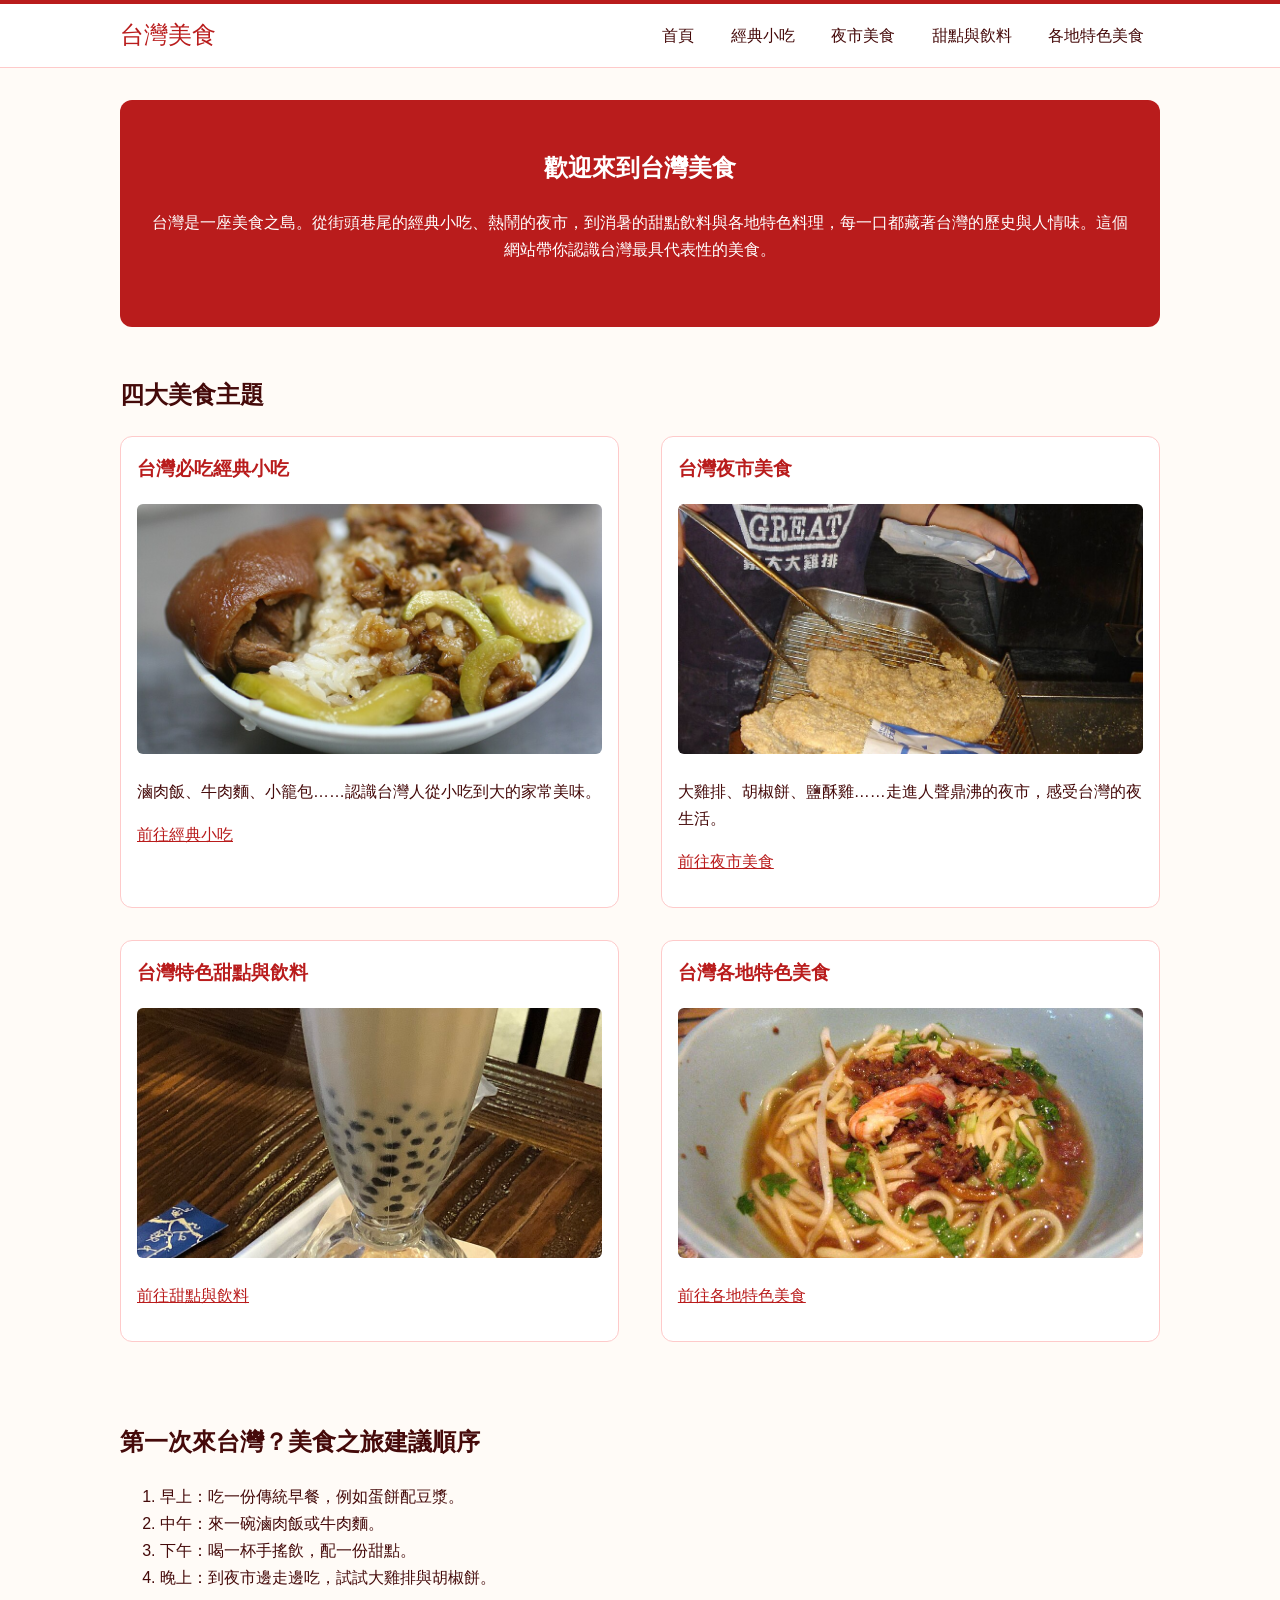
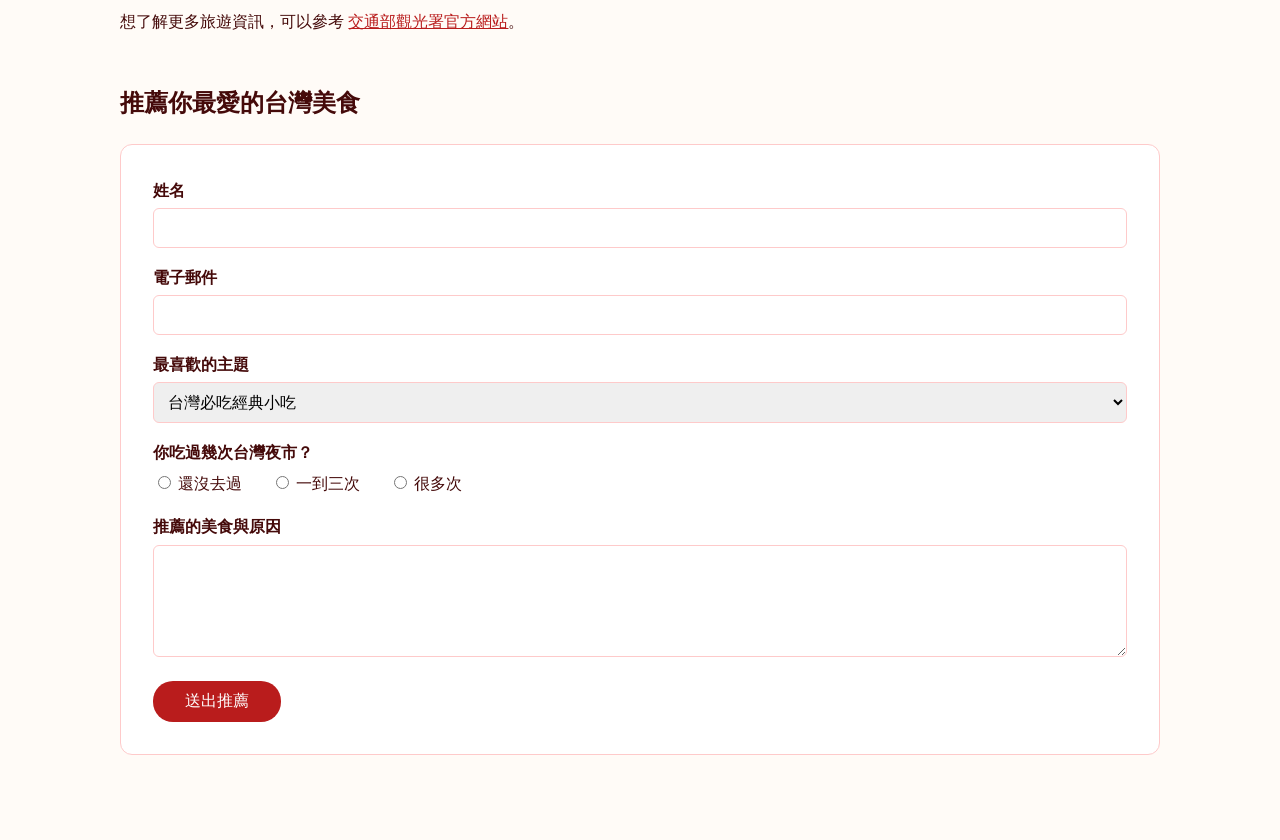
<file: index.html>
<!doctype html>
<html lang="zh-Hant-TW">
  <head>
    <meta charset="utf-8" />
    <meta name="viewport" content="width=device-width, initial-scale=1" />
    <title>首頁 | 台灣美食</title>
    <link rel="stylesheet" href="css/style.css" />
  </head>
  <body>
    <header class="site-header">
      <div class="site-header-inner">
        <p class="site-title"><a href="index.html">台灣美食</a></p>
        <nav class="site-nav" aria-label="主選單">
          <ul>
            <li><a href="index.html" aria-current="page">首頁</a></li>
            <li><a href="pages/classic-snacks.html">經典小吃</a></li>
            <li><a href="pages/night-market.html">夜市美食</a></li>
            <li><a href="pages/sweet.html">甜點與飲料</a></li>
            <li><a href="pages/food.html">各地特色美食</a></li>
          </ul>
        </nav>
      </div>
    </header>

    <main>
      <section class="intro">
        <h1>歡迎來到台灣美食</h1>
        <p>
          台灣是一座美食之島。從街頭巷尾的經典小吃、熱鬧的夜市，到消暑的甜點飲料與各地特色料理，每一口都藏著台灣的歷史與人情味。這個網站帶你認識台灣最具代表性的美食。
        </p>
      </section>

      <section>
        <h2>四大美食主題</h2>
        <div class="card-list">
          <article class="card">
            <h3>台灣必吃經典小吃</h3>
            <figure>
              <img src="images/braised-pork-rice.jpg" alt="一碗滷肉飯" width="800" height="500" />
            </figure>
            <p>滷肉飯、牛肉麵、小籠包……認識台灣人從小吃到大的家常美味。</p>
            <p><a href="pages/classic-snacks.html">前往經典小吃</a></p>
          </article>

          <article class="card">
            <h3>台灣夜市美食</h3>
            <figure>
              <img
                src="images/fried-chicken-cutlet.jpg"
                alt="攤位托盤上剛炸好的大雞排"
                width="800"
                height="500"
              />
            </figure>
            <p>大雞排、胡椒餅、鹽酥雞……走進人聲鼎沸的夜市，感受台灣的夜生活。</p>
            <p><a href="pages/night-market.html">前往夜市美食</a></p>
          </article>

          <article class="card">
            <h3>台灣特色甜點與飲料</h3>
            <figure>
              <img
                src="images/bubble-tea.jpg"
                alt="木桌上一杯杯底沉著黑色珍珠的珍珠奶茶"
                width="960"
                height="1280"
              />
            </figure>
            <p><a href="pages/sweet.html">前往甜點與飲料</a></p>
          </article>

          <article class="card">
            <h3>台灣各地特色美食</h3>
            <figure>
              <img
                src="images/danzai-noodles.jpg"
                alt="一碗放著肉燥與鮮蝦的台南擔仔麵"
                width="800"
                height="600"
              />
            </figure>
            <p><a href="pages/food.html">前往各地特色美食</a></p>
          </article>
        </div>
      </section>

      <section>
        <h2>第一次來台灣？美食之旅建議順序</h2>
        <ol>
          <li>早上：吃一份傳統早餐，例如蛋餅配豆漿。</li>
          <li>中午：來一碗滷肉飯或牛肉麵。</li>
          <li>下午：喝一杯手搖飲，配一份甜點。</li>
          <li>晚上：到夜市邊走邊吃，試試大雞排與胡椒餅。</li>
        </ol>
        <p>
          想了解更多旅遊資訊，可以參考
          <a href="https://www.taiwan.net.tw/" target="_blank" rel="noopener"
            >交通部觀光署官方網站</a
          >。
        </p>
      </section>

      <section>
        <h2>推薦你最愛的台灣美食</h2>
        <form action="#" method="post">
          <div class="form-field">
            <label for="visitor-name">姓名</label>
            <input type="text" id="visitor-name" name="visitor-name" required />
          </div>

          <div class="form-field">
            <label for="visitor-email">電子郵件</label>
            <input type="email" id="visitor-email" name="visitor-email" required />
          </div>

          <div class="form-field">
            <label for="favorite-topic">最喜歡的主題</label>
            <select id="favorite-topic" name="favorite-topic">
              <option value="classic-snacks">台灣必吃經典小吃</option>
              <option value="night-market">台灣夜市美食</option>
              <option value="desserts-drinks">台灣特色甜點與飲料</option>
              <option value="regional-food">台灣各地特色美食</option>
            </select>
          </div>

          <div class="radio-group" role="radiogroup" aria-labelledby="visits-title">
            <p id="visits-title" class="radio-group-title">你吃過幾次台灣夜市？</p>
            <input type="radio" id="visits-none" name="visits" value="none" />
            <label for="visits-none">還沒去過</label>
            <input type="radio" id="visits-few" name="visits" value="few" />
            <label for="visits-few">一到三次</label>
            <input type="radio" id="visits-many" name="visits" value="many" />
            <label for="visits-many">很多次</label>
          </div>

          <div class="form-field">
            <label for="recommendation">推薦的美食與原因</label>
            <textarea id="recommendation" name="recommendation" rows="5"></textarea>
          </div>

          <button type="submit" class="button">送出推薦</button>
        </form>
      </section>
    </main>
  </body>
</html>
</file>
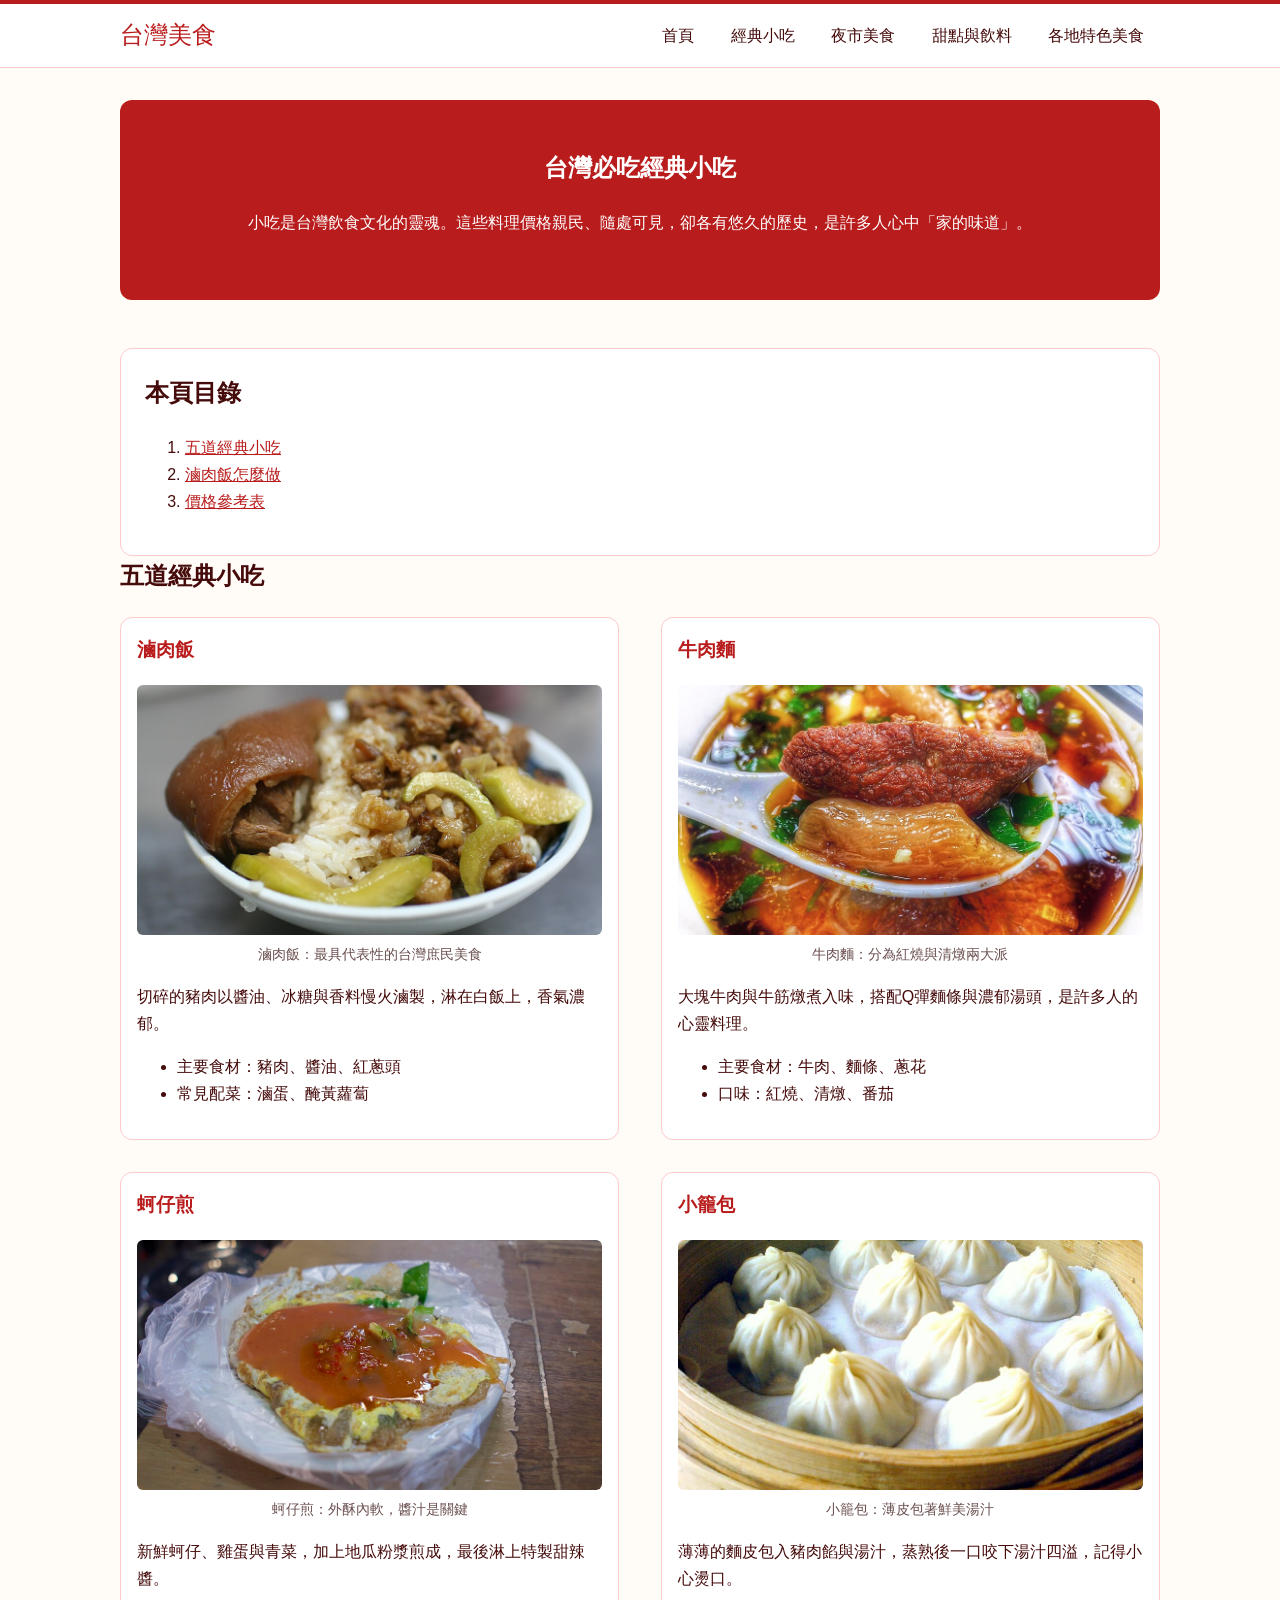
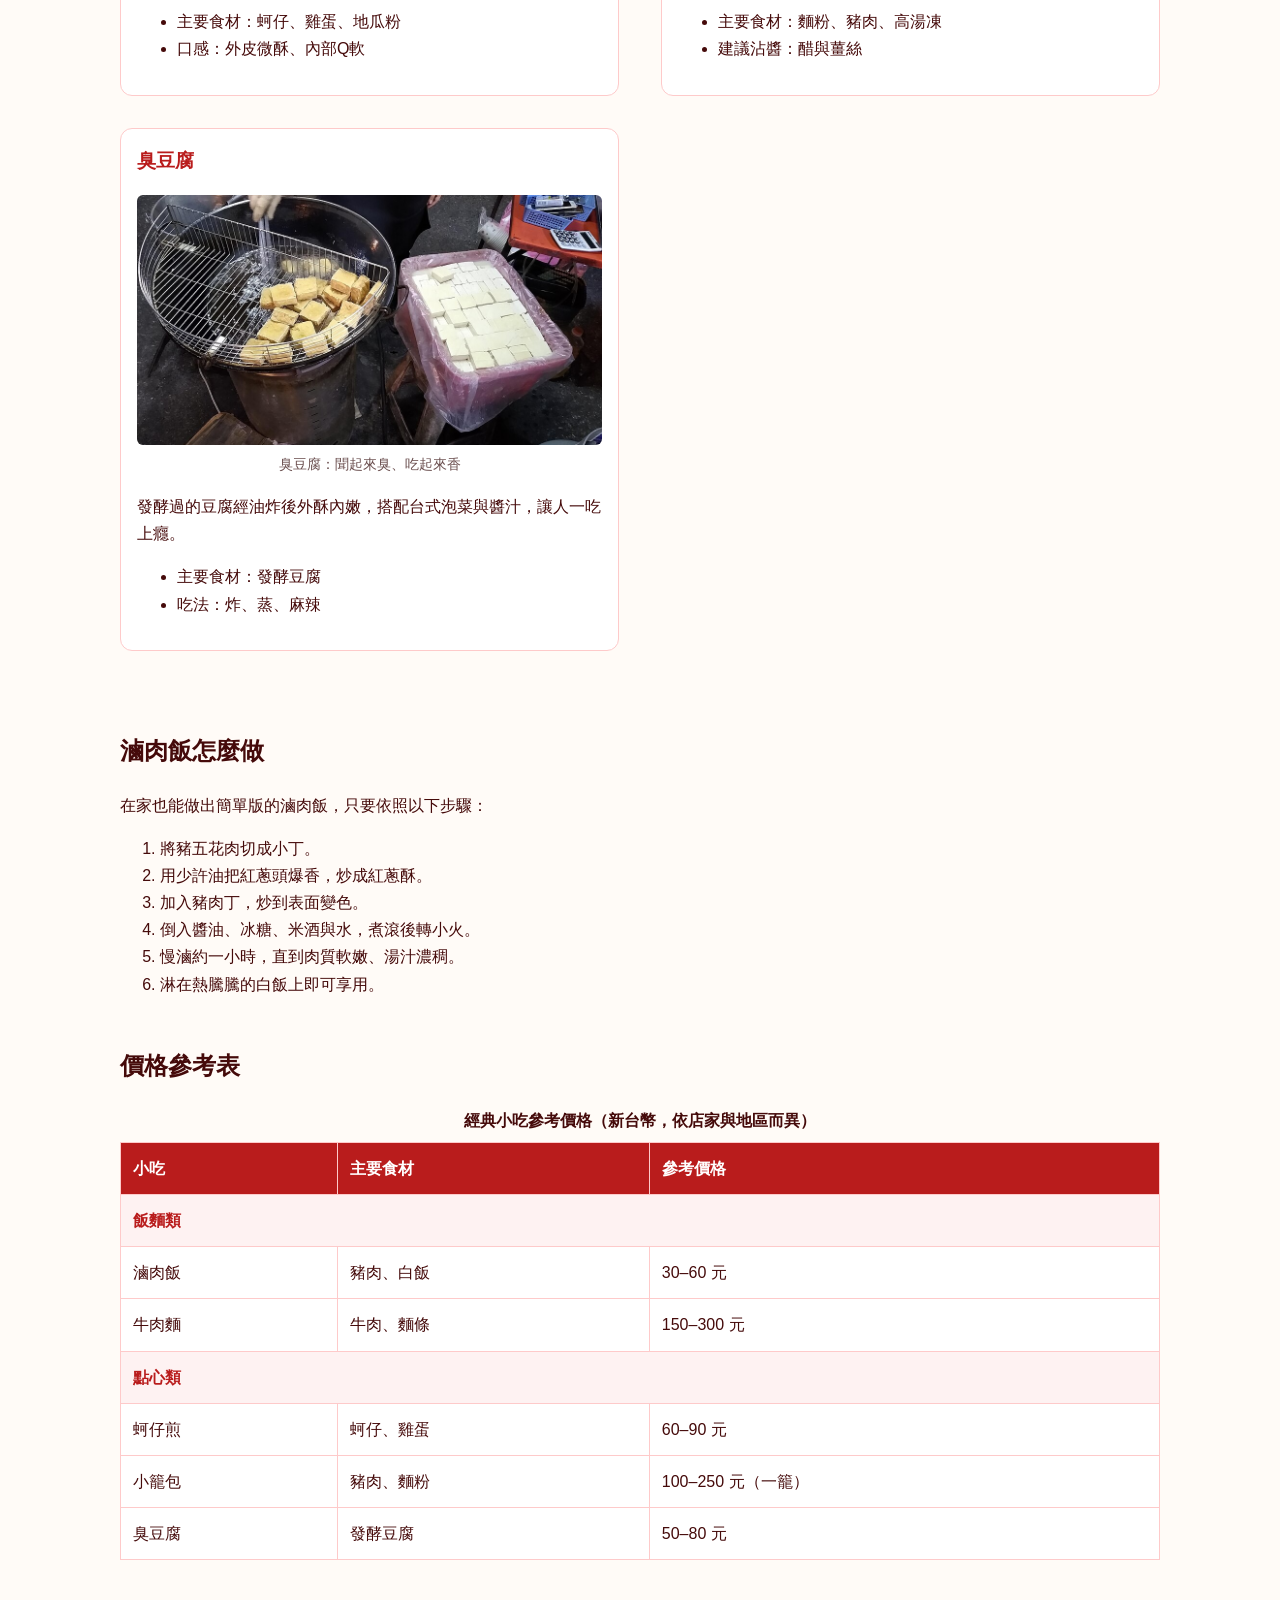
<file: pages/classic-snacks.html>
<!doctype html>
<html lang="zh-Hant-TW">
  <head>
    <meta charset="utf-8" />
    <meta name="viewport" content="width=device-width, initial-scale=1" />
    <title>台灣必吃經典小吃 | 台灣美食</title>
    <link rel="stylesheet" href="../css/style.css" />
  </head>
  <body>
    <header class="site-header">
      <div class="site-header-inner">
        <p class="site-title"><a href="../index.html">台灣美食</a></p>
        <nav class="site-nav" aria-label="主選單">
          <ul>
            <li><a href="../index.html">首頁</a></li>
            <li><a href="classic-snacks.html" aria-current="page">經典小吃</a></li>
            <li><a href="night-market.html">夜市美食</a></li>
            <li><a href="sweet.html">甜點與飲料</a></li>
            <li><a href="food.html">各地特色美食</a></li>
          </ul>
        </nav>
      </div>
    </header>

    <main>
      <section class="intro">
        <h1>台灣必吃經典小吃</h1>
        <p>
          小吃是台灣飲食文化的靈魂。這些料理價格親民、隨處可見，卻各有悠久的歷史，是許多人心中「家的味道」。
        </p>
      </section>

      <nav class="toc" aria-label="本頁目錄">
        <h2>本頁目錄</h2>
        <ol>
          <li><a href="#snack-list">五道經典小吃</a></li>
          <li><a href="#how-to-make">滷肉飯怎麼做</a></li>
          <li><a href="#price-table">價格參考表</a></li>
        </ol>
      </nav>

      <section id="snack-list">
        <h2>五道經典小吃</h2>
        <div class="card-list">
          <article class="card">
            <h3>滷肉飯</h3>
            <figure>
              <img
                src="../images/braised-pork-rice.jpg"
                alt="淋上滷肉的白飯"
                width="800"
                height="500"
              />
              <figcaption>滷肉飯：最具代表性的台灣庶民美食</figcaption>
            </figure>
            <p>切碎的豬肉以醬油、冰糖與香料慢火滷製，淋在白飯上，香氣濃郁。</p>
            <ul>
              <li>主要食材：豬肉、醬油、紅蔥頭</li>
              <li>常見配菜：滷蛋、醃黃蘿蔔</li>
            </ul>
          </article>

          <article class="card">
            <h3>牛肉麵</h3>
            <figure>
              <img
                src="../images/beef-noodle-soup.jpg"
                alt="湯匙舀起牛肉麵裡的牛肉與牛筋"
                width="800"
                height="500"
              />
              <figcaption>牛肉麵：分為紅燒與清燉兩大派</figcaption>
            </figure>
            <p>大塊牛肉與牛筋燉煮入味，搭配Q彈麵條與濃郁湯頭，是許多人的心靈料理。</p>
            <ul>
              <li>主要食材：牛肉、麵條、蔥花</li>
              <li>口味：紅燒、清燉、番茄</li>
            </ul>
          </article>

          <article class="card">
            <h3>蚵仔煎</h3>
            <figure>
              <img
                src="../images/oyster-omelette.jpg"
                alt="淋上甜辣醬的蚵仔煎"
                width="800"
                height="500"
              />
              <figcaption>蚵仔煎：外酥內軟，醬汁是關鍵</figcaption>
            </figure>
            <p>新鮮蚵仔、雞蛋與青菜，加上地瓜粉漿煎成，最後淋上特製甜辣醬。</p>
            <ul>
              <li>主要食材：蚵仔、雞蛋、地瓜粉</li>
              <li>口感：外皮微酥、內部Q軟</li>
            </ul>
          </article>

          <article class="card">
            <h3>小籠包</h3>
            <figure>
              <img src="../images/xiaolongbao.jpg" alt="蒸籠裡的小籠包" width="800" height="500" />
              <figcaption>小籠包：薄皮包著鮮美湯汁</figcaption>
            </figure>
            <p>薄薄的麵皮包入豬肉餡與湯汁，蒸熟後一口咬下湯汁四溢，記得小心燙口。</p>
            <ul>
              <li>主要食材：麵粉、豬肉、高湯凍</li>
              <li>建議沾醬：醋與薑絲</li>
            </ul>
          </article>

          <article class="card">
            <h3>臭豆腐</h3>
            <figure>
              <img
                src="../images/stinky-tofu.jpg"
                alt="攤販在油鍋上炸臭豆腐，旁邊是待炸的豆腐"
                width="800"
                height="500"
              />
              <figcaption>臭豆腐：聞起來臭、吃起來香</figcaption>
            </figure>
            <p>發酵過的豆腐經油炸後外酥內嫩，搭配台式泡菜與醬汁，讓人一吃上癮。</p>
            <ul>
              <li>主要食材：發酵豆腐</li>
              <li>吃法：炸、蒸、麻辣</li>
            </ul>
          </article>
        </div>
      </section>

      <section id="how-to-make">
        <h2>滷肉飯怎麼做</h2>
        <p>在家也能做出簡單版的滷肉飯，只要依照以下步驟：</p>
        <ol>
          <li>將豬五花肉切成小丁。</li>
          <li>用少許油把紅蔥頭爆香，炒成紅蔥酥。</li>
          <li>加入豬肉丁，炒到表面變色。</li>
          <li>倒入醬油、冰糖、米酒與水，煮滾後轉小火。</li>
          <li>慢滷約一小時，直到肉質軟嫩、湯汁濃稠。</li>
          <li>淋在熱騰騰的白飯上即可享用。</li>
        </ol>
      </section>

      <section id="price-table">
        <h2>價格參考表</h2>
        <table>
          <caption>
            經典小吃參考價格（新台幣，依店家與地區而異）
          </caption>
          <thead>
            <tr>
              <th scope="col">小吃</th>
              <th scope="col">主要食材</th>
              <th scope="col">參考價格</th>
            </tr>
          </thead>
          <tbody>
            <tr class="table-group">
              <th scope="colgroup" colspan="3">飯麵類</th>
            </tr>
            <tr>
              <td>滷肉飯</td>
              <td>豬肉、白飯</td>
              <td>30–60 元</td>
            </tr>
            <tr>
              <td>牛肉麵</td>
              <td>牛肉、麵條</td>
              <td>150–300 元</td>
            </tr>
            <tr class="table-group">
              <th scope="colgroup" colspan="3">點心類</th>
            </tr>
            <tr>
              <td>蚵仔煎</td>
              <td>蚵仔、雞蛋</td>
              <td>60–90 元</td>
            </tr>
            <tr>
              <td>小籠包</td>
              <td>豬肉、麵粉</td>
              <td>100–250 元（一籠）</td>
            </tr>
            <tr>
              <td>臭豆腐</td>
              <td>發酵豆腐</td>
              <td>50–80 元</td>
            </tr>
          </tbody>
        </table>
      </section>
    </main>
  </body>
</html>
</file>
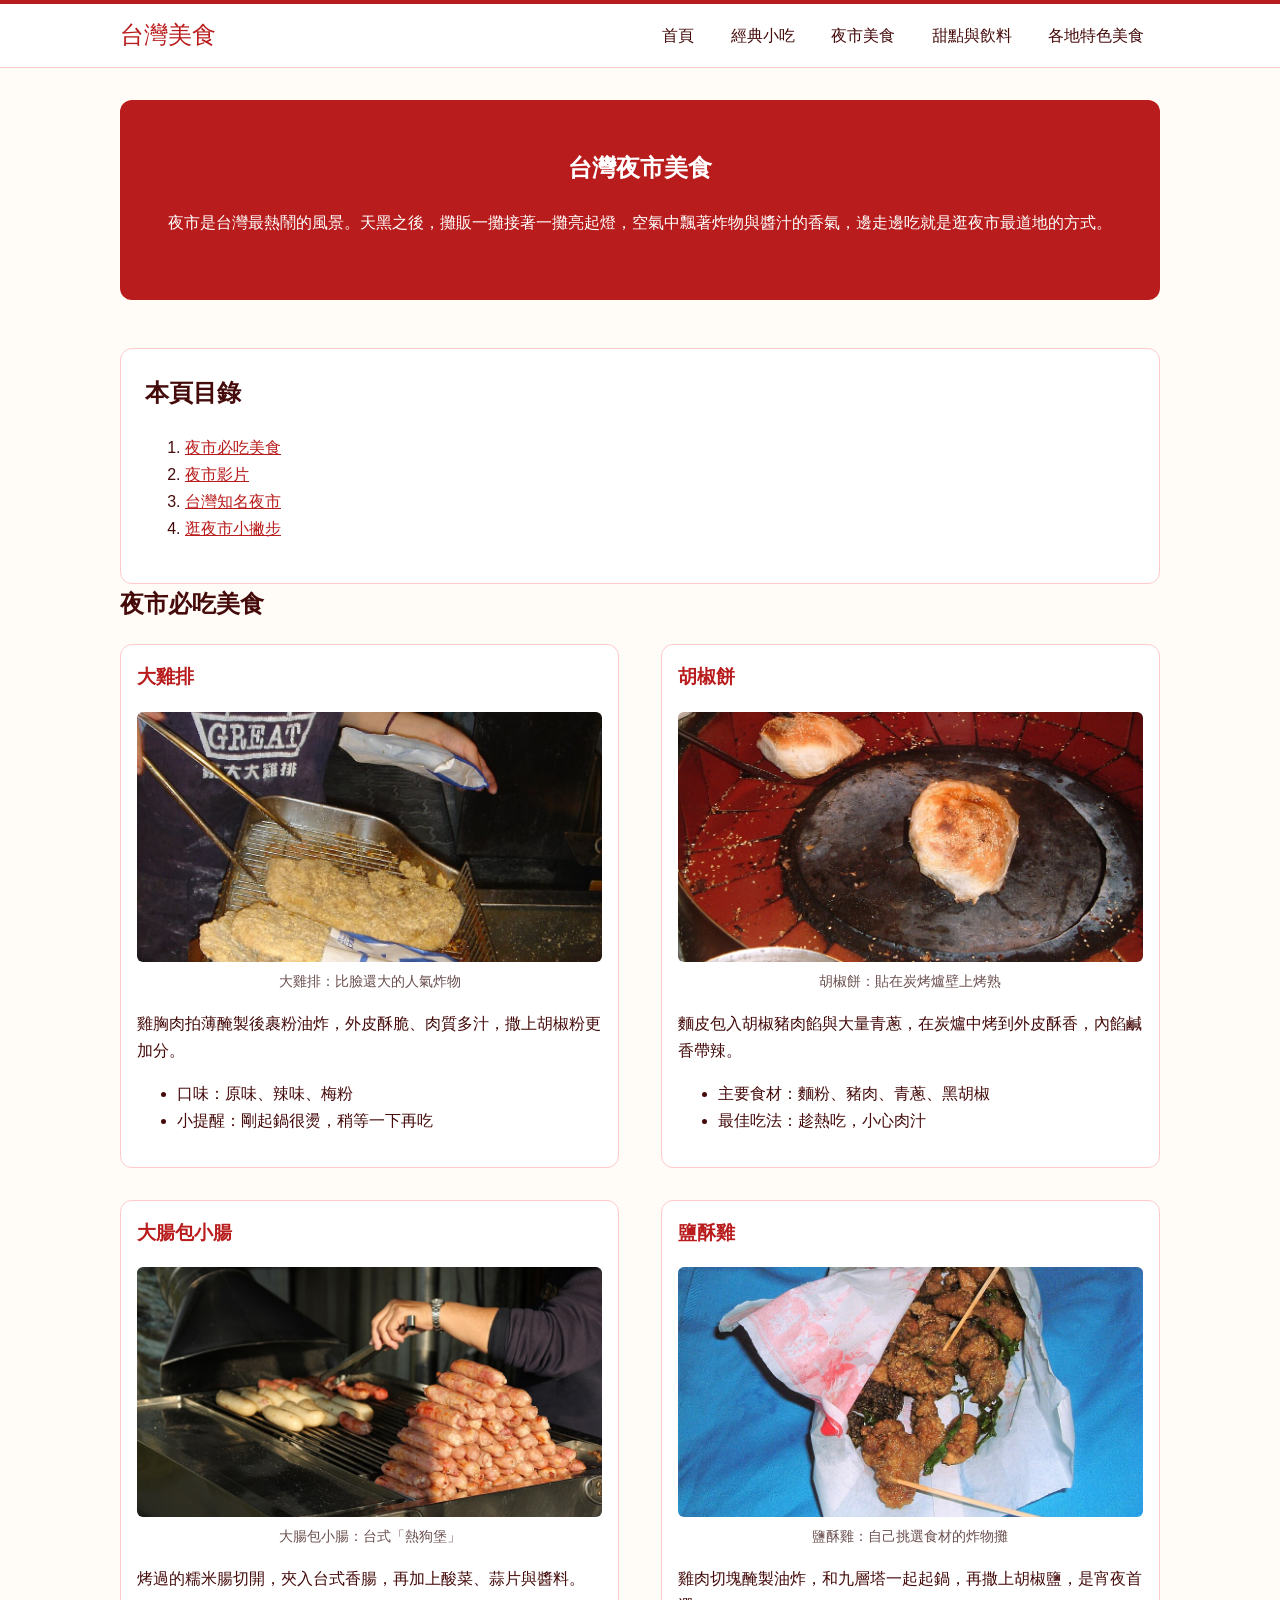
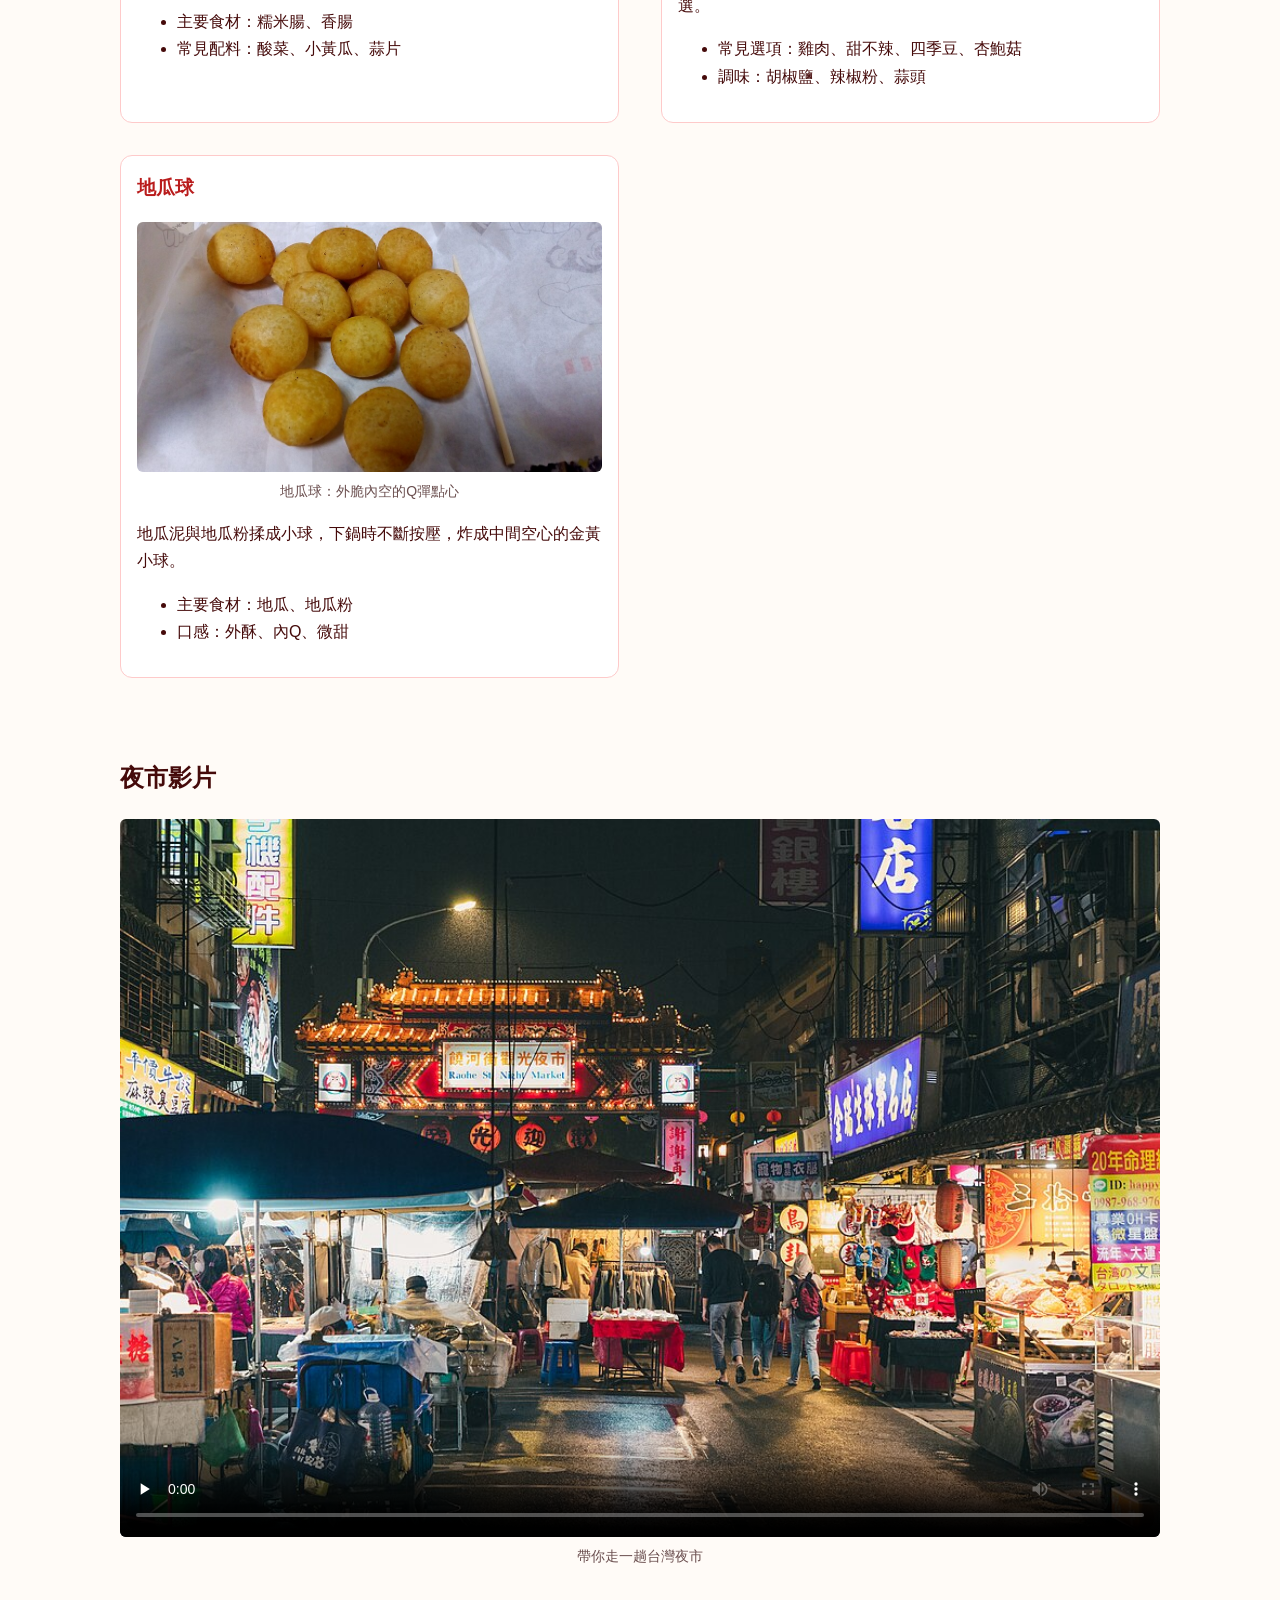
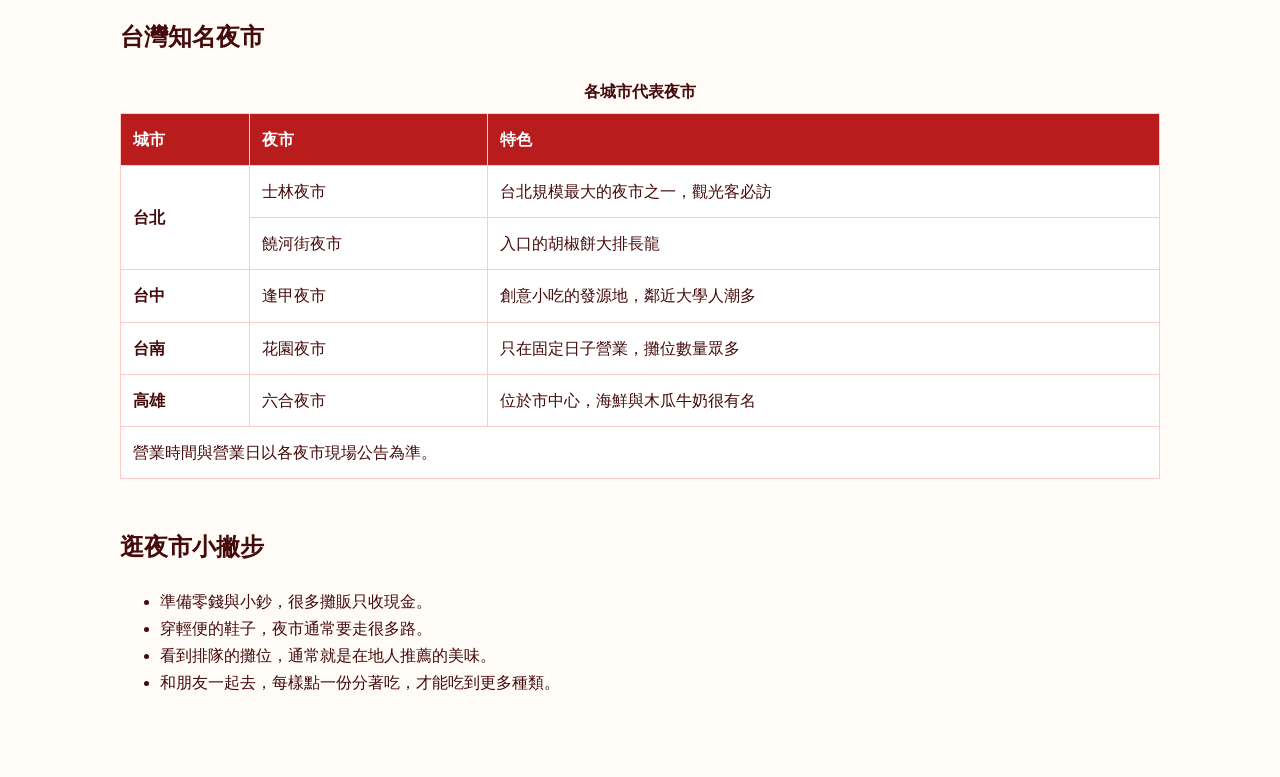
<file: pages/night-market.html>
<!doctype html>
<html lang="zh-Hant-TW">
  <head>
    <meta charset="utf-8" />
    <meta name="viewport" content="width=device-width, initial-scale=1" />
    <title>台灣夜市美食 | 台灣美食</title>
    <link rel="stylesheet" href="../css/style.css" />
  </head>
  <body>
    <header class="site-header">
      <div class="site-header-inner">
        <p class="site-title"><a href="../index.html">台灣美食</a></p>
        <nav class="site-nav" aria-label="主選單">
          <ul>
            <li><a href="../index.html">首頁</a></li>
            <li><a href="classic-snacks.html">經典小吃</a></li>
            <li><a href="night-market.html" aria-current="page">夜市美食</a></li>
            <li><a href="sweet.html">甜點與飲料</a></li>
            <li><a href="food.html">各地特色美食</a></li>
          </ul>
        </nav>
      </div>
    </header>

    <main>
      <section class="intro">
        <h1>台灣夜市美食</h1>
        <p>
          夜市是台灣最熱鬧的風景。天黑之後，攤販一攤接著一攤亮起燈，空氣中飄著炸物與醬汁的香氣，邊走邊吃就是逛夜市最道地的方式。
        </p>
      </section>

      <nav class="toc" aria-label="本頁目錄">
        <h2>本頁目錄</h2>
        <ol>
          <li><a href="#market-food">夜市必吃美食</a></li>
          <li><a href="#market-video">夜市影片</a></li>
          <li><a href="#famous-markets">台灣知名夜市</a></li>
          <li><a href="#tips">逛夜市小撇步</a></li>
        </ol>
      </nav>

      <section id="market-food">
        <h2>夜市必吃美食</h2>
        <div class="card-list">
          <article class="card">
            <h3>大雞排</h3>
            <figure>
              <img
                src="../images/fried-chicken-cutlet.jpg"
                alt="攤位托盤上剛炸好的大雞排"
                width="800"
                height="500"
              />
              <figcaption>大雞排：比臉還大的人氣炸物</figcaption>
            </figure>
            <p>雞胸肉拍薄醃製後裹粉油炸，外皮酥脆、肉質多汁，撒上胡椒粉更加分。</p>
            <ul>
              <li>口味：原味、辣味、梅粉</li>
              <li>小提醒：剛起鍋很燙，稍等一下再吃</li>
            </ul>
          </article>

          <article class="card">
            <h3>胡椒餅</h3>
            <figure>
              <img
                src="../images/pepper-bun.jpg"
                alt="炭烤爐中烤得金黃的胡椒餅"
                width="800"
                height="500"
              />
              <figcaption>胡椒餅：貼在炭烤爐壁上烤熟</figcaption>
            </figure>
            <p>麵皮包入胡椒豬肉餡與大量青蔥，在炭爐中烤到外皮酥香，內餡鹹香帶辣。</p>
            <ul>
              <li>主要食材：麵粉、豬肉、青蔥、黑胡椒</li>
              <li>最佳吃法：趁熱吃，小心肉汁</li>
            </ul>
          </article>

          <article class="card">
            <h3>大腸包小腸</h3>
            <figure>
              <img
                src="../images/sausage-in-sausage.jpg"
                alt="烤架上的糯米腸與台式香腸"
                width="800"
                height="500"
              />
              <figcaption>大腸包小腸：台式「熱狗堡」</figcaption>
            </figure>
            <p>烤過的糯米腸切開，夾入台式香腸，再加上酸菜、蒜片與醬料。</p>
            <ul>
              <li>主要食材：糯米腸、香腸</li>
              <li>常見配料：酸菜、小黃瓜、蒜片</li>
            </ul>
          </article>

          <article class="card">
            <h3>鹽酥雞</h3>
            <figure>
              <img
                src="../images/popcorn-chicken.jpg"
                alt="紙袋裡的鹽酥雞與九層塔"
                width="800"
                height="500"
              />
              <figcaption>鹽酥雞：自己挑選食材的炸物攤</figcaption>
            </figure>
            <p>雞肉切塊醃製油炸，和九層塔一起起鍋，再撒上胡椒鹽，是宵夜首選。</p>
            <ul>
              <li>常見選項：雞肉、甜不辣、四季豆、杏鮑菇</li>
              <li>調味：胡椒鹽、辣椒粉、蒜頭</li>
            </ul>
          </article>

          <article class="card">
            <h3>地瓜球</h3>
            <figure>
              <img
                src="../images/sweet-potato-balls.jpg"
                alt="金黃色的炸地瓜球"
                width="800"
                height="500"
              />
              <figcaption>地瓜球：外脆內空的Q彈點心</figcaption>
            </figure>
            <p>地瓜泥與地瓜粉揉成小球，下鍋時不斷按壓，炸成中間空心的金黃小球。</p>
            <ul>
              <li>主要食材：地瓜、地瓜粉</li>
              <li>口感：外酥、內Q、微甜</li>
            </ul>
          </article>
        </div>
      </section>

      <section id="market-video">
        <h2>夜市影片</h2>
        <figure>
          <video controls preload="none" poster="../images/night-market-poster.jpg">
            <source src="../videos/night-market.mp4" type="video/mp4" />
            你的瀏覽器不支援影片播放。
          </video>
          <figcaption>帶你走一趟台灣夜市</figcaption>
        </figure>
      </section>

      <section id="famous-markets">
        <h2>台灣知名夜市</h2>
        <table>
          <caption>
            各城市代表夜市
          </caption>
          <thead>
            <tr>
              <th scope="col">城市</th>
              <th scope="col">夜市</th>
              <th scope="col">特色</th>
            </tr>
          </thead>
          <tbody>
            <tr>
              <th scope="rowgroup" rowspan="2">台北</th>
              <td>士林夜市</td>
              <td>台北規模最大的夜市之一，觀光客必訪</td>
            </tr>
            <tr>
              <td>饒河街夜市</td>
              <td>入口的胡椒餅大排長龍</td>
            </tr>
            <tr>
              <th scope="row">台中</th>
              <td>逢甲夜市</td>
              <td>創意小吃的發源地，鄰近大學人潮多</td>
            </tr>
            <tr>
              <th scope="row">台南</th>
              <td>花園夜市</td>
              <td>只在固定日子營業，攤位數量眾多</td>
            </tr>
            <tr>
              <th scope="row">高雄</th>
              <td>六合夜市</td>
              <td>位於市中心，海鮮與木瓜牛奶很有名</td>
            </tr>
          </tbody>
          <tfoot>
            <tr>
              <td colspan="3">營業時間與營業日以各夜市現場公告為準。</td>
            </tr>
          </tfoot>
        </table>
      </section>

      <section id="tips">
        <h2>逛夜市小撇步</h2>
        <ul>
          <li>準備零錢與小鈔，很多攤販只收現金。</li>
          <li>穿輕便的鞋子，夜市通常要走很多路。</li>
          <li>看到排隊的攤位，通常就是在地人推薦的美味。</li>
          <li>和朋友一起去，每樣點一份分著吃，才能吃到更多種類。</li>
        </ul>
      </section>
    </main>
  </body>
</html>
</file>
<file: css/style.css>
/* ===== Basic page ===== */
body {
  margin: 0;
  background-color: #fffbf7;
  color: #450a0a;
  font-family: "Microsoft JhengHei", sans-serif;
  line-height: 1.7;
}

h1,
h2,
h3 {
  margin-top: 0;
  font-family: "PMingLiU", serif;
}

h3 {
  color: #b91c1c;
}

a {
  color: #b91c1c;
}

a:hover {
  color: #991b1b;
}

/* ===== Header and menu ===== */
.site-header {
  padding: 8px 32px;
  background-color: #ffffff;
  border-top: 4px solid #b91c1c;
  border-bottom: 1px solid #fecaca;
}

.site-header-inner {
  display: flex;
  flex-wrap: wrap;
  justify-content: space-between;
  align-items: center;
  max-width: 1040px;
  margin: 0 auto;
}

.site-title {
  margin: 0;
  font-family: "PMingLiU", serif;
  font-size: 24px;
}

.site-title a {
  text-decoration: none;
}

.site-nav ul {
  margin: 0;
  padding: 0;
  list-style: none;
}

.site-nav li {
  display: inline-block;
}

.site-nav a {
  display: block;
  padding: 10px 16px;
  color: #450a0a;
  text-decoration: none;
}

.site-nav a:hover {
  background-color: #fef2f2;
  color: #b91c1c;
}

/* ===== Main content ===== */
main {
  max-width: 1040px;
  margin: 0 auto;
  padding: 32px;
}

section {
  margin-bottom: 48px;
}

/* ===== Intro box at the top of each page ===== */
.intro {
  padding: 48px 32px;
  background-color: #b91c1c;
  color: #ffffff;
  text-align: center;
  border-radius: 12px;
}

/* ===== Table of contents ===== */
.toc {
  padding: 24px;
  background-color: #ffffff;
  border: 1px solid #fecaca;
  border-radius: 12px;
}

/* ===== Food cards ===== */
.card-list {
  display: flex;
  flex-wrap: wrap;
  justify-content: space-between;
}

.card {
  width: 48%;
  box-sizing: border-box;
  margin-bottom: 32px;
  padding: 16px;
  background-color: #ffffff;
  border: 1px solid #fecaca;
  border-radius: 12px;
}

figure {
  margin: 0 0 16px;
}

figure img,
figure video {
  width: 100%;
  height: auto;
  border-radius: 6px;
}

figure img {
  height: 250px;
  object-fit: cover;
}

figcaption {
  color: #6b4f4f;
  font-size: 14px;
  text-align: center;
}

/* ===== Tables ===== */
table {
  width: 100%;
  background-color: #ffffff;
  border-collapse: collapse;
}

caption {
  margin-bottom: 8px;
  font-weight: bold;
}

th,
td {
  padding: 12px;
  border: 1px solid #fecaca;
  text-align: left;
}

thead th {
  background-color: #b91c1c;
  color: #ffffff;
}

.table-group th {
  background-color: #fef2f2;
  color: #b91c1c;
}

/* ===== Form ===== */
form {
  padding: 32px;
  background-color: #ffffff;
  border: 1px solid #fecaca;
  border-radius: 12px;
}

.form-field {
  margin-bottom: 16px;
}

.form-field label {
  display: block;
  margin-bottom: 4px;
  font-weight: bold;
}

.form-field input,
.form-field select,
.form-field textarea {
  width: 100%;
  box-sizing: border-box;
  padding: 10px;
  border: 1px solid #fecaca;
  border-radius: 6px;
  font-size: 16px;
}

.radio-group {
  margin-bottom: 16px;
}

.radio-group-title {
  margin-bottom: 4px;
  font-weight: bold;
}

.radio-group label {
  margin-right: 24px;
}

.button {
  padding: 10px 32px;
  background-color: #b91c1c;
  color: #ffffff;
  border: none;
  border-radius: 20px;
  font-size: 16px;
  cursor: pointer;
}

.button:hover {
  background-color: #991b1b;
}

/* ===== Phone screens ===== */
@media (max-width: 768px) {
  main {
    padding: 16px;
  }

  .card {
    width: 100%;
  }
}
</file>
